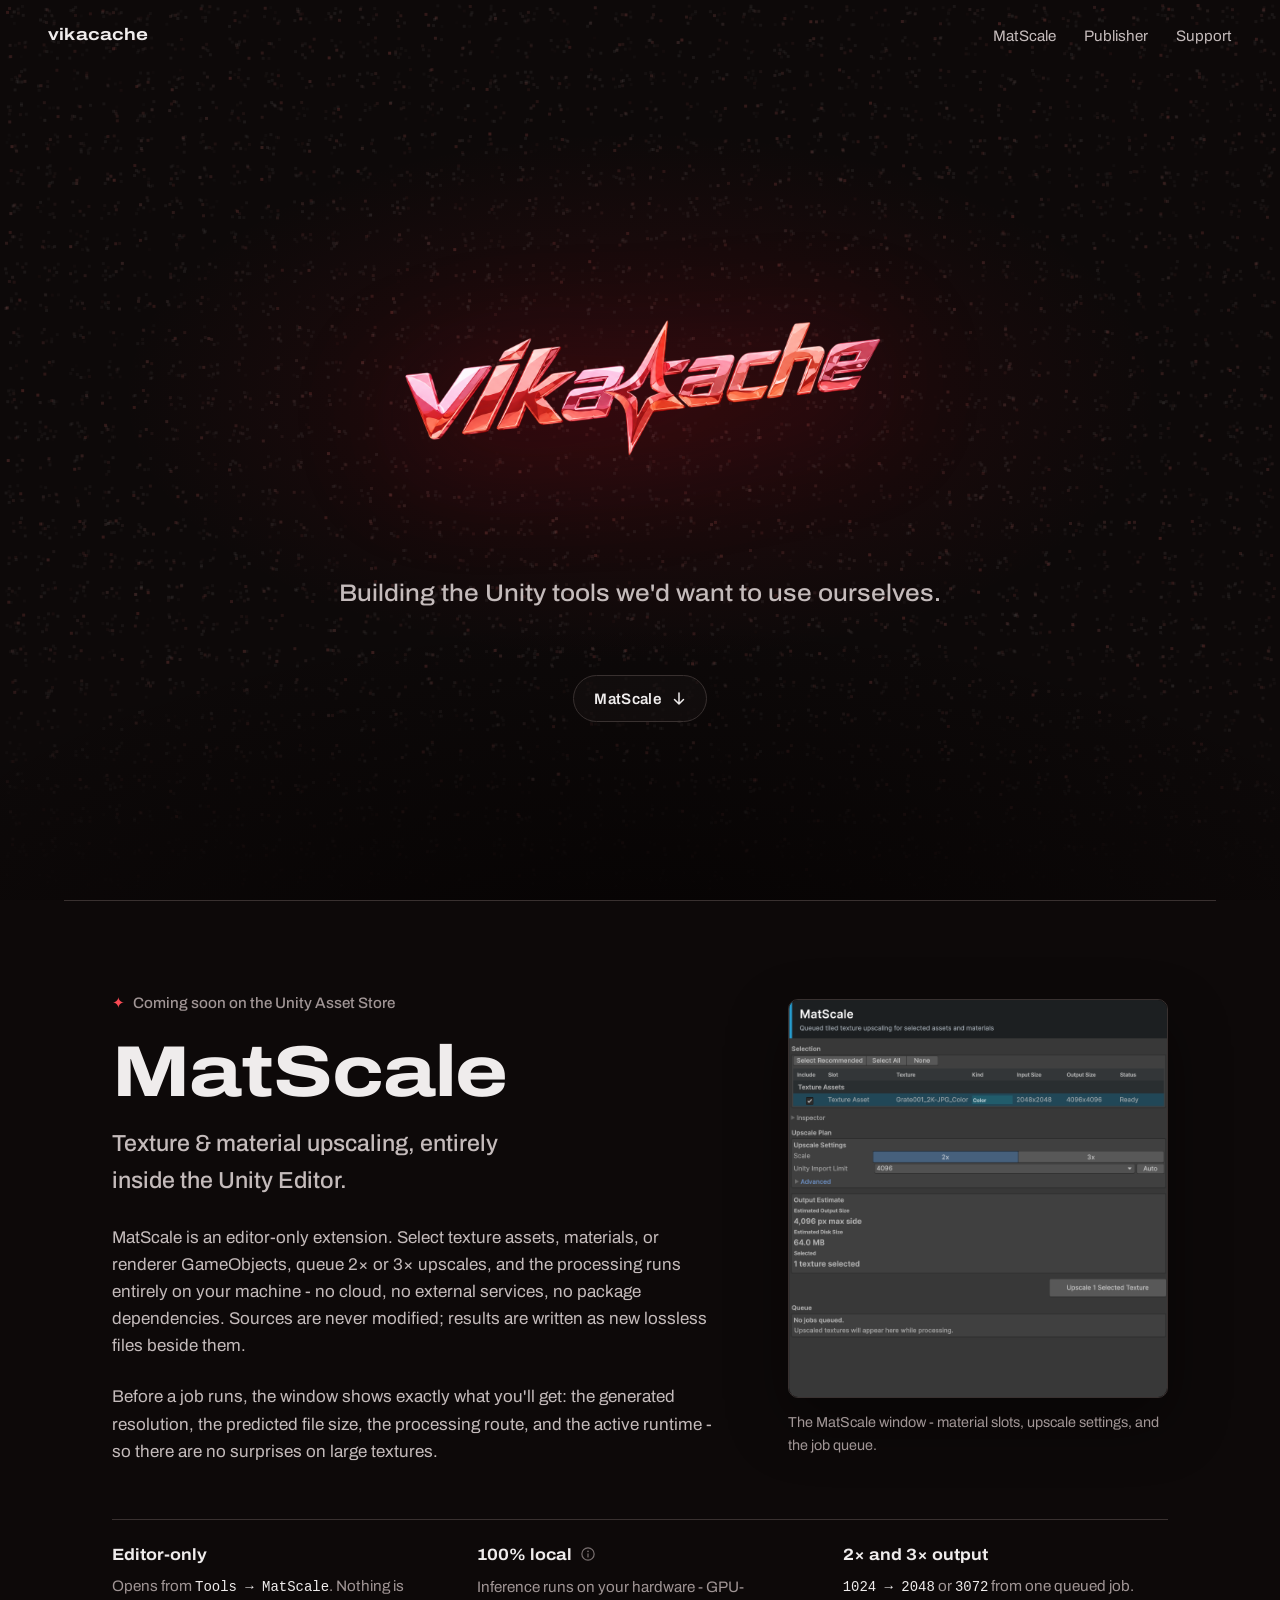
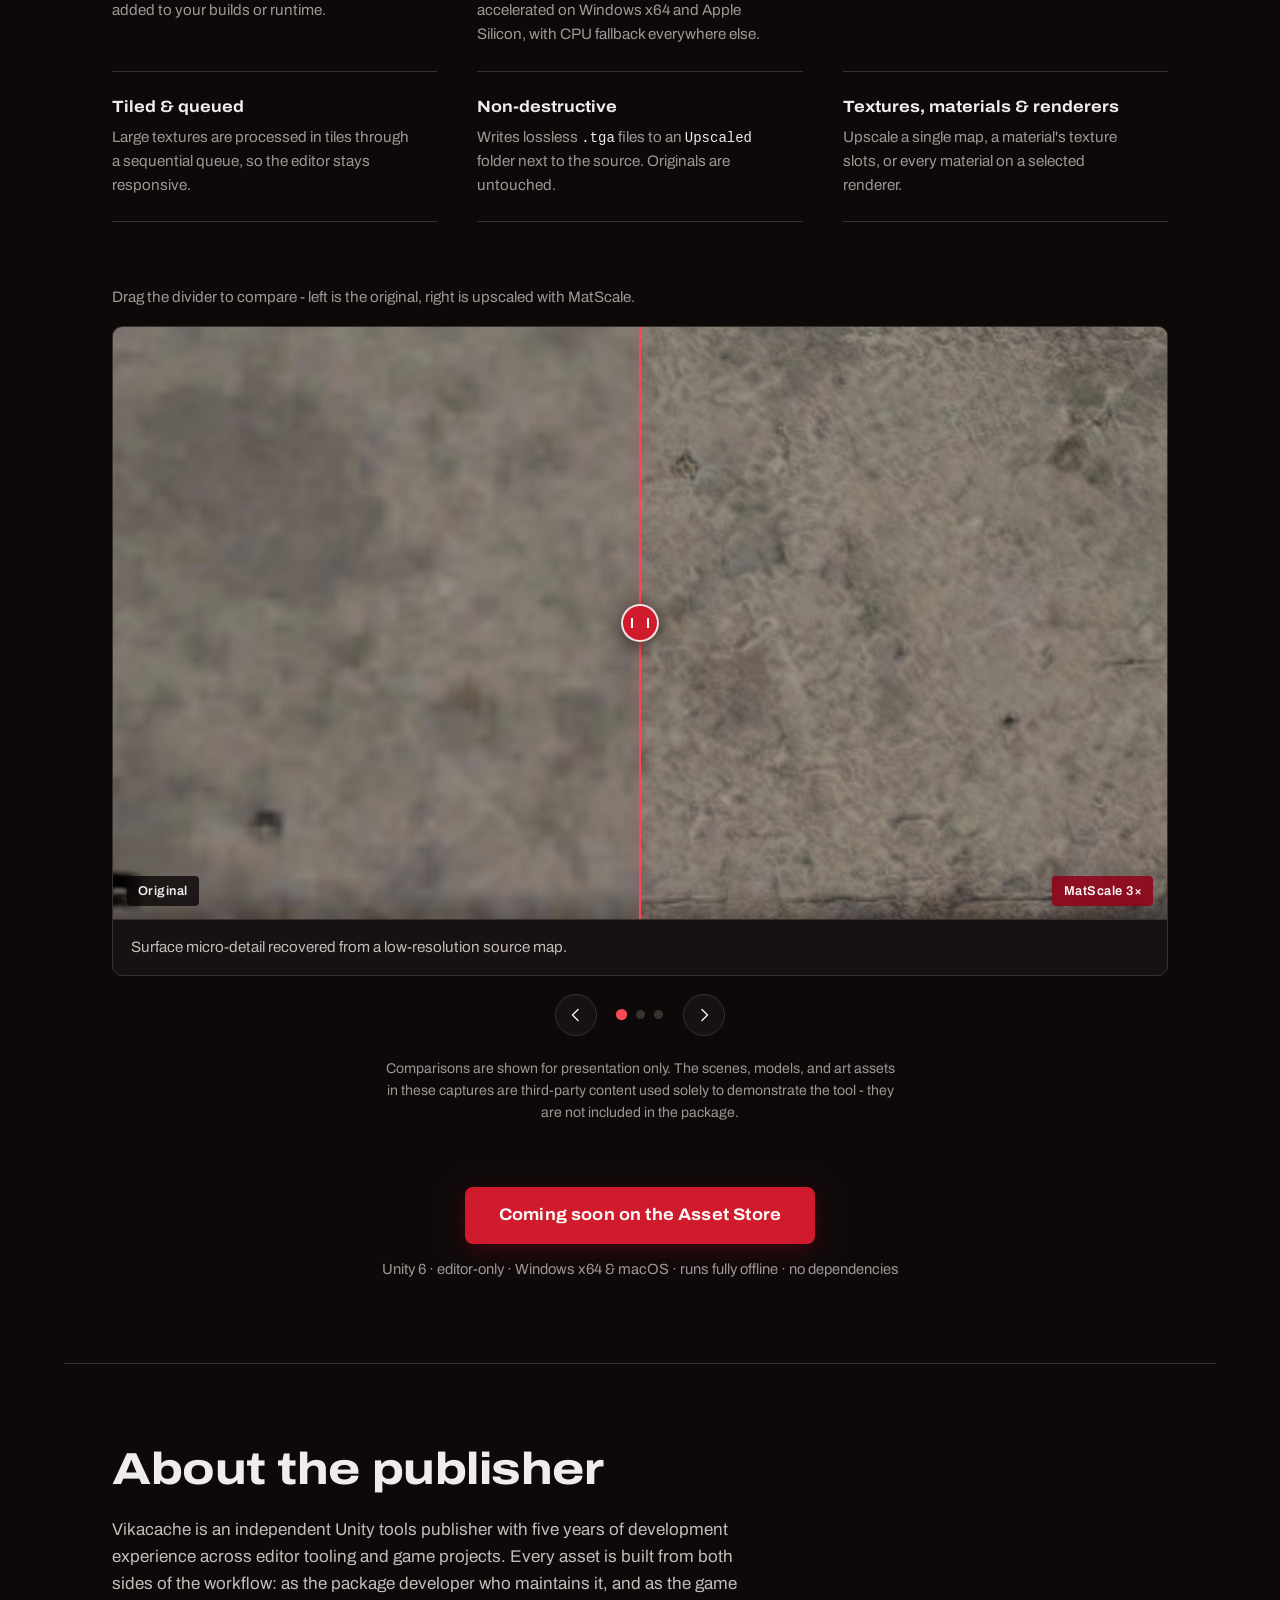
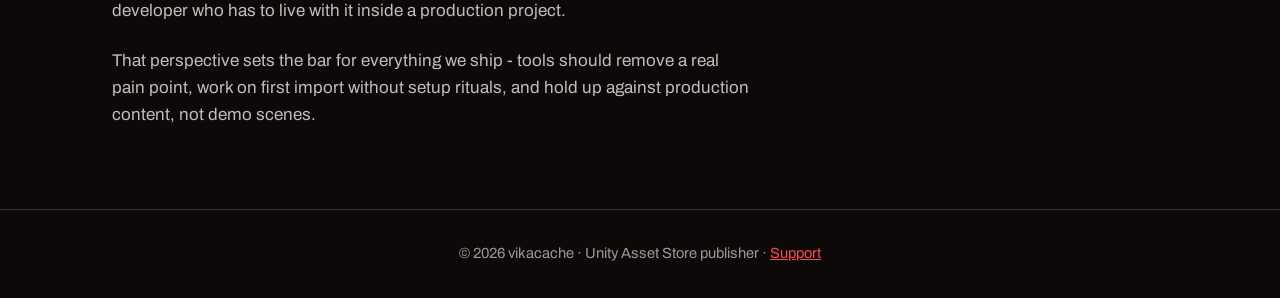
<file: index.html>
<!doctype html>
<html lang="en">
<head>
  <meta charset="utf-8">
  <meta name="viewport" content="width=device-width, initial-scale=1">
  <title>vikacache - Unity Asset Store publisher</title>
  <meta name="description" content="vikacache builds production-grade editor tools for Unity. MatScale: in-editor texture & material upscaling with local models - no cloud, no dependencies, up to 3× in one pass.">
  <link rel="icon" type="image/png" href="logo.png">
  <meta property="og:title" content="vikacache - Unity Asset Store publisher">
  <meta property="og:description" content="MatScale: in-editor texture & material upscaling with local models - no cloud, no dependencies, up to 3× in one pass.">
  <meta property="og:image" content="logo.png">
  <meta property="og:type" content="website">
  <link rel="preconnect" href="https://fonts.googleapis.com">
  <link rel="preconnect" href="https://fonts.gstatic.com" crossorigin>
  <link href="https://fonts.googleapis.com/css2?family=Archivo:ital,wdth,wght@0,100..125,400..800&display=swap" rel="stylesheet">
  <link rel="stylesheet" href="styles.css">
</head>
<body>

  <header class="site-header">
    <a class="brand" href="#top">vikacache</a>
    <nav aria-label="Site">
      <a href="#matscale">MatScale</a>
      <a href="#about">Publisher</a>
      <a href="contact.html">Support</a>
    </nav>
  </header>

  <main id="top">

    <!-- ======================= Hero ======================= -->
    <section class="hero">
      <h1 class="visually-hidden">vikacache - Unity Asset Store publisher</h1>
      <img class="hero-logo" src="logo.png" alt="vikacache logo" width="1536" height="1024" fetchpriority="high">
      <p class="hero-tagline">Building the Unity tools we'd want to use ourselves.</p>
      <a class="hero-cue" href="#matscale">
        <span>MatScale</span>
        <svg width="14" height="14" viewBox="0 0 14 14" fill="none" aria-hidden="true">
          <path d="M7 1v11M2.5 7.5 7 12l4.5-4.5" stroke="currentColor" stroke-width="1.5" stroke-linecap="round" stroke-linejoin="round"/>
        </svg>
      </a>
    </section>

    <!-- ====================== MatScale ===================== -->
    <section class="product" id="matscale" aria-labelledby="matscale-title">
      <div class="product-top">
        <div class="product-intro" data-reveal>
          <p class="product-kicker"><span class="star" aria-hidden="true">✦</span> <span data-launch-copy="kicker">Coming soon on the Unity Asset Store</span></p>
          <h2 id="matscale-title">MatScale</h2>
          <p class="product-lead">Texture &amp; material upscaling, entirely inside the&nbsp;Unity&nbsp;Editor.</p>
          <p class="product-body">
            MatScale is an editor-only extension. Select texture assets, materials, or renderer
            GameObjects, queue 2&times; or 3&times; upscales, and the processing runs entirely on
            your machine - no cloud, no external services, no package dependencies. Sources are
            never modified; results are written as new lossless files beside them.
          </p>
          <p class="product-body">
            Before a job runs, the window shows exactly what you'll get: the generated
            resolution, the predicted file size, the processing route, and the active runtime -
            so there are no surprises on large textures.
          </p>
        </div>
        <figure class="editor-shot" data-reveal>
          <img src="assets/matscale-editor-window.png"
               alt="The MatScale window in the Unity Editor: material texture slots with albedo and normal map selected, 3× scale and import settings with predicted output size, processing route and runtime, and the job queue"
               width="886" height="932" loading="lazy">
          <figcaption>The MatScale window - material slots, upscale settings, and the job queue.</figcaption>
        </figure>
      </div>

      <dl class="specs" data-reveal>
        <div class="spec">
          <dt>Editor-only</dt>
          <dd>Opens from <span class="mono">Tools → MatScale</span>. Nothing is added to your builds or runtime.</dd>
        </div>
        <div class="spec">
          <dt>100% local
            <span class="info">
              <button class="info-btn" type="button" aria-label="Bundled open-source components" aria-describedby="components-tip">
                <svg viewBox="0 0 16 16" fill="none" aria-hidden="true">
                  <circle cx="8" cy="8" r="7" stroke="currentColor" stroke-width="1.4"/>
                  <circle cx="8" cy="4.9" r="1" fill="currentColor"/>
                  <rect x="7.3" y="7" width="1.4" height="5" rx="0.7" fill="currentColor"/>
                </svg>
              </button>
              <span class="info-tip" id="components-tip" role="tooltip">
                Bundles open-source components: an upscaling model (CC&nbsp;BY&nbsp;4.0), ONNX&nbsp;Runtime (MIT) and DirectML.
                Full third-party notices ship inside the package.
              </span>
            </span>
          </dt>
          <dd>Inference runs on your hardware - GPU-accelerated on Windows x64 and Apple Silicon, with CPU fallback everywhere else.</dd>
        </div>
        <div class="spec">
          <dt>2&times; and 3&times; output</dt>
          <dd><span class="mono">1024 → 2048</span> or <span class="mono">3072</span> from one queued job.</dd>
        </div>
        <div class="spec">
          <dt>Tiled &amp; queued</dt>
          <dd>Large textures are processed in tiles through a sequential queue, so the editor stays responsive.</dd>
        </div>
        <div class="spec">
          <dt>Non-destructive</dt>
          <dd>Writes lossless <span class="mono">.tga</span> files to an <span class="mono">Upscaled</span> folder next to the source. Originals are untouched.</dd>
        </div>
        <div class="spec">
          <dt>Textures, materials &amp; renderers</dt>
          <dd>Upscale a single map, a material's texture slots, or every material on a selected renderer.</dd>
        </div>
      </dl>

      <!-- Before/after carousel -->
      <div class="carousel" data-reveal role="group" aria-roledescription="carousel" aria-label="MatScale before and after comparisons">
        <p class="carousel-hint" id="carousel-hint">Drag the divider to compare - left is the original, right is upscaled with MatScale.</p>

        <div class="carousel-viewport">
          <ul class="carousel-track">

            <li class="carousel-slide" aria-roledescription="slide" aria-label="1 of 3">
              <figure>
                <div class="compare" style="--pos: 50%">
                  <img class="compare-before" src="assets/recordings/matscale-surface-before.jpg" alt="Surface material before upscaling" width="2560" height="1440">
                  <div class="compare-after-clip" aria-hidden="true">
                    <img class="compare-after" src="assets/recordings/matscale-surface-after.jpg" alt="" width="2560" height="1440">
                  </div>
                  <div class="compare-divider" aria-hidden="true"><span class="compare-grip"></span></div>
                  <span class="compare-tag compare-tag-before" aria-hidden="true">Original</span>
                  <span class="compare-tag compare-tag-after" aria-hidden="true">MatScale 3&times;</span>
                  <input class="compare-range" type="range" min="0" max="100" value="50" step="0.1"
                         aria-label="Comparison divider - surface detail" aria-describedby="carousel-hint">
                </div>
                <figcaption>Surface micro-detail recovered from a low-resolution source map.</figcaption>
              </figure>
            </li>

            <li class="carousel-slide" aria-roledescription="slide" aria-label="2 of 3">
              <figure>
                <div class="compare" style="--pos: 50%">
                  <img class="compare-before" src="assets/recordings/matscale-stone-before.jpg" alt="Stone material before upscaling" width="2560" height="1440" loading="lazy">
                  <div class="compare-after-clip" aria-hidden="true">
                    <img class="compare-after" src="assets/recordings/matscale-stone-after.jpg" alt="" width="2560" height="1440" loading="lazy">
                  </div>
                  <div class="compare-divider" aria-hidden="true"><span class="compare-grip"></span></div>
                  <span class="compare-tag compare-tag-before" aria-hidden="true">Original</span>
                  <span class="compare-tag compare-tag-after" aria-hidden="true">MatScale 3&times;</span>
                  <input class="compare-range" type="range" min="0" max="100" value="50" step="0.1"
                         aria-label="Comparison divider - stone surfaces" aria-describedby="carousel-hint">
                </div>
                <figcaption>Stone and tiling under low light - grain sharpens, banding doesn't.</figcaption>
              </figure>
            </li>

            <li class="carousel-slide" aria-roledescription="slide" aria-label="3 of 3">
              <figure>
                <div class="compare" style="--pos: 50%">
                  <img class="compare-before" src="assets/recordings/matscale-body-before.jpg" alt="Aircraft fuselage material before upscaling" width="2560" height="1440" loading="lazy">
                  <div class="compare-after-clip" aria-hidden="true">
                    <img class="compare-after" src="assets/recordings/matscale-body-after.jpg" alt="" width="2560" height="1440" loading="lazy">
                  </div>
                  <div class="compare-divider" aria-hidden="true"><span class="compare-grip"></span></div>
                  <span class="compare-tag compare-tag-before" aria-hidden="true">Original</span>
                  <span class="compare-tag compare-tag-after" aria-hidden="true">MatScale 3&times;</span>
                  <input class="compare-range" type="range" min="0" max="100" value="50" step="0.1"
                         aria-label="Comparison divider - aircraft fuselage" aria-describedby="carousel-hint">
                </div>
                <figcaption>Painted metal fuselage - panel lines and rivets stay crisp at 3&times;.</figcaption>
              </figure>
            </li>

          </ul>
        </div>

        <div class="carousel-controls">
          <button class="carousel-btn" type="button" data-dir="-1" aria-label="Previous comparison">
            <svg width="16" height="16" viewBox="0 0 16 16" fill="none" aria-hidden="true">
              <path d="M10 2.5 4.5 8 10 13.5" stroke="currentColor" stroke-width="1.5" stroke-linecap="round" stroke-linejoin="round"/>
            </svg>
          </button>
          <div class="carousel-dots" role="tablist" aria-label="Choose comparison">
            <button type="button" role="tab" aria-selected="true" aria-label="Surface detail"></button>
            <button type="button" role="tab" aria-selected="false" aria-label="Stone surfaces"></button>
            <button type="button" role="tab" aria-selected="false" aria-label="Aircraft fuselage"></button>
          </div>
          <button class="carousel-btn" type="button" data-dir="1" aria-label="Next comparison">
            <svg width="16" height="16" viewBox="0 0 16 16" fill="none" aria-hidden="true">
              <path d="M6 2.5 11.5 8 6 13.5" stroke="currentColor" stroke-width="1.5" stroke-linecap="round" stroke-linejoin="round"/>
            </svg>
          </button>
        </div>

        <p class="carousel-note">
          Comparisons are shown for presentation only. The scenes, models, and art assets in these
          captures are third-party content used solely to demonstrate the tool - they are not
          included in the package.
        </p>
      </div>

      <div class="product-cta" data-reveal>
        <a class="btn-primary" data-launch-copy="cta" data-launch-cta data-available-href="https://assetstore.unity.com/" target="_blank" rel="noopener" aria-disabled="true" tabindex="-1">Coming soon on the Asset&nbsp;Store</a>
        <p class="cta-note">Unity 6 · editor-only · Windows x64 &amp; macOS · runs fully offline · no dependencies</p>
      </div>
    </section>

    <!-- ====================== Publisher ===================== -->
    <section class="about" id="about" aria-labelledby="about-title">
      <div class="about-intro" data-reveal>
        <h2 id="about-title">About the publisher</h2>
        <p class="about-body">
          Vikacache is an independent Unity tools publisher with five years of development
          experience across editor tooling and game projects. Every asset is built from both
          sides of the workflow: as the package developer who maintains it, and as the game
          developer who has to live with it inside a production project.
        </p>
        <p class="about-body">
          That perspective sets the bar for everything we ship - tools should remove a real
          pain point, work on first import without setup rituals, and hold up against
          production content, not demo scenes.
        </p>
      </div>
    </section>

  </main>

  <footer class="site-footer">
    <p>© 2026 vikacache · Unity Asset Store publisher · <a href="contact.html">Support</a></p>
  </footer>

  <script src="vendor/lenis.min.js" defer></script>
  <script src="main.js" defer></script>
</body>
</html>
</file>
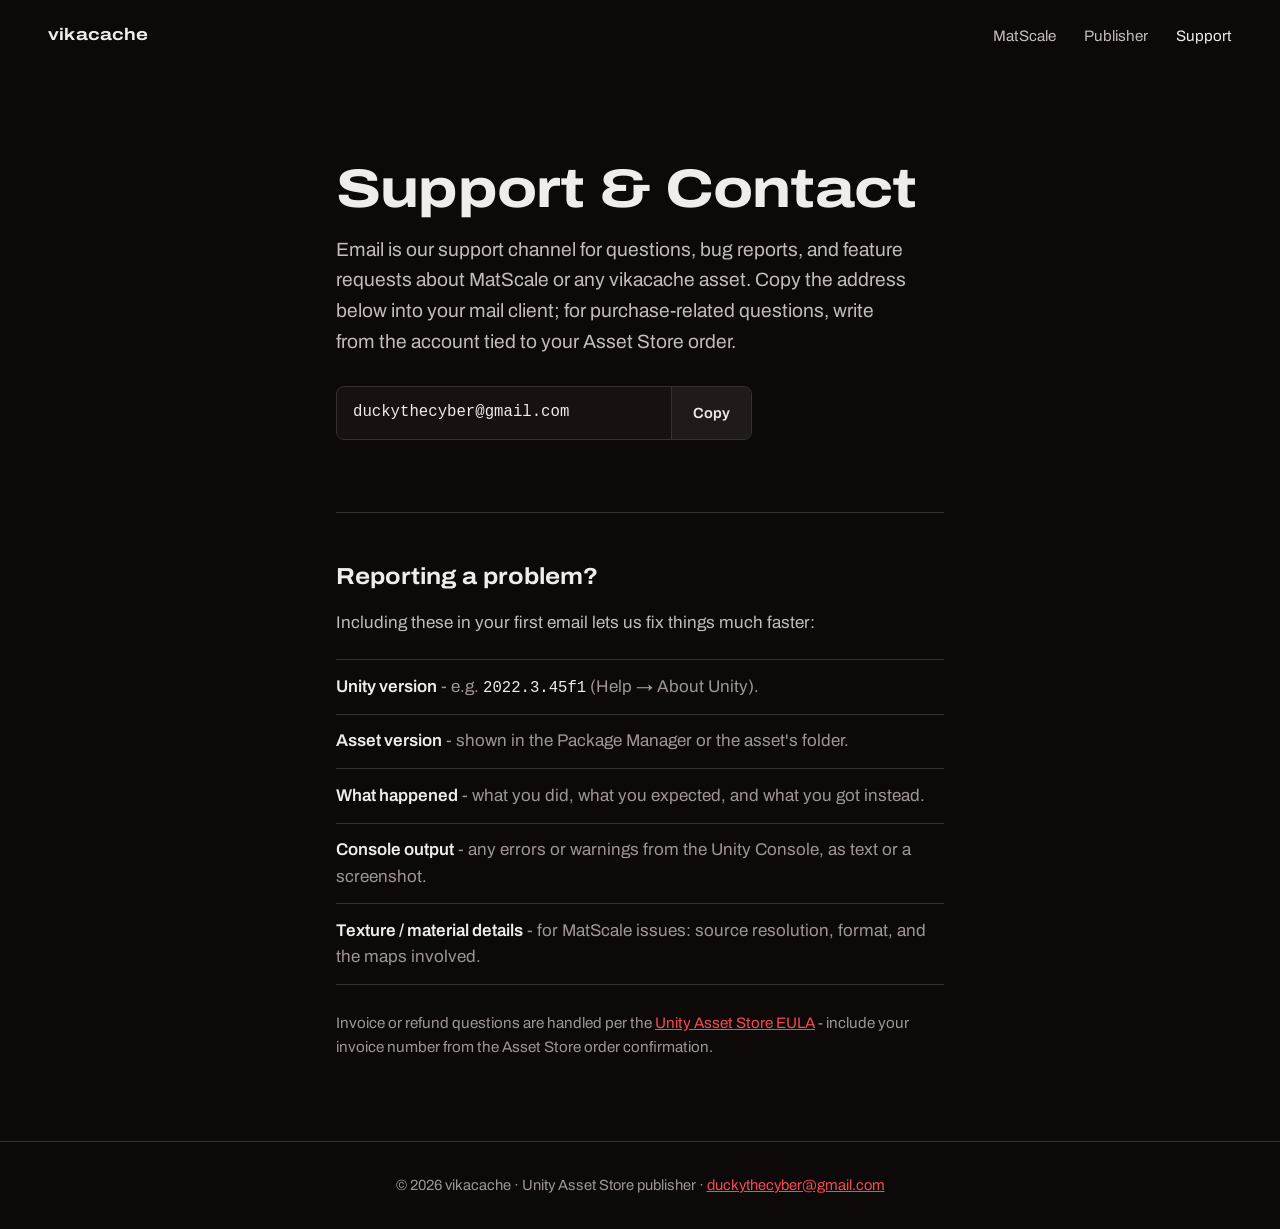
<file: contact.html>
<!doctype html>
<html lang="en">
<head>
  <meta charset="utf-8">
  <meta name="viewport" content="width=device-width, initial-scale=1">
  <title>Support & Contact - vikacache</title>
  <meta name="description" content="Customer support for vikacache assets, including MatScale. Reach us at duckythecyber@gmail.com.">
  <link rel="icon" type="image/png" href="logo.png">
  <link rel="preconnect" href="https://fonts.googleapis.com">
  <link rel="preconnect" href="https://fonts.gstatic.com" crossorigin>
  <link href="https://fonts.googleapis.com/css2?family=Archivo:ital,wdth,wght@0,100..125,400..800&display=swap" rel="stylesheet">
  <link rel="stylesheet" href="styles.css">
</head>
<body>

  <header class="site-header">
    <a class="brand" href="index.html">vikacache</a>
    <nav aria-label="Site">
      <a href="index.html#matscale">MatScale</a>
      <a href="index.html#about">Publisher</a>
      <a href="contact.html" aria-current="page">Support</a>
    </nav>
  </header>

  <main class="contact-page">

    <section class="contact-hero">
      <h1>Support &amp; Contact</h1>
      <p class="contact-lead">
        Email is our support channel for questions, bug reports, and feature requests about
        MatScale or any vikacache asset. Copy the address below into your mail client; for
        purchase-related questions, write from the account tied to your Asset Store order.
      </p>
      <div class="copy-field">
        <span class="copy-email" id="support-email">duckythecyber@gmail.com</span>
        <button class="copy-btn" type="button" data-copy="duckythecyber@gmail.com" aria-label="Copy support email address">Copy</button>
      </div>
    </section>

    <section class="contact-help" aria-labelledby="report-title">
      <h2 id="report-title">Reporting a problem?</h2>
      <p class="contact-body">Including these in your first email lets us fix things much faster:</p>
      <ul class="contact-list">
        <li><strong>Unity version</strong> - e.g. <span class="mono">2022.3.45f1</span> (Help → About Unity).</li>
        <li><strong>Asset version</strong> - shown in the Package Manager or the asset's folder.</li>
        <li><strong>What happened</strong> - what you did, what you expected, and what you got instead.</li>
        <li><strong>Console output</strong> - any errors or warnings from the Unity Console, as text or a screenshot.</li>
        <li><strong>Texture / material details</strong> - for MatScale issues: source resolution, format, and the maps involved.</li>
      </ul>
      <p class="contact-note">
        Invoice or refund questions are handled per the
        <a href="https://unity.com/legal/as-terms" target="_blank" rel="noopener">Unity Asset Store EULA</a> -
        include your invoice number from the Asset Store order confirmation.
      </p>
    </section>

  </main>

  <footer class="site-footer">
    <p>© 2026 vikacache · Unity Asset Store publisher · <a href="mailto:duckythecyber@gmail.com">duckythecyber@gmail.com</a></p>
  </footer>

  <script src="vendor/lenis.min.js" defer></script>
  <script src="main.js" defer></script>
</body>
</html>
</file>
<file: styles.css>
/* ============================================================
   vikacache - design tokens
   ============================================================ */
:root {
  /* Crimson anchor from logo core rgb(191,19,29) */
  --accent:        oklch(0.55 0.21 24);
  --accent-bright: oklch(0.66 0.21 22);  /* links / hot edges on dark */
  --accent-soft:   oklch(0.55 0.21 24 / 0.14);

  --bg:        oklch(0.145 0.008 20);
  --surface:   oklch(0.185 0.009 20);
  --surface-2: oklch(0.225 0.010 20);
  --line:      oklch(0.32 0.012 20);

  --ink:       oklch(0.945 0.004 20);
  --ink-soft:  oklch(0.80 0.010 20);
  --ink-faint: oklch(0.68 0.012 20);

  --font: "Archivo", system-ui, sans-serif;
  --mono: ui-monospace, "Cascadia Mono", Consolas, monospace;

  --ease-out: cubic-bezier(0.22, 1, 0.36, 1);

  /* z-scale */
  --z-compare-ui: 2;
  --z-compare-input: 3;
  --z-header: 10;
  --z-tooltip: 20;
}

/* ============================================================
   Base
   ============================================================ */
* { box-sizing: border-box; }

html { scroll-behavior: smooth; }

/* Lenis drives scrolling when active; native smooth would fight it */
html.lenis, html.lenis body { scroll-behavior: auto; }

body {
  margin: 0;
  background: var(--bg);
  color: var(--ink);
  font-family: var(--font);
  font-size: 1.0625rem;
  line-height: 1.6;
  -webkit-font-smoothing: antialiased;
}

img { display: block; max-width: 100%; height: auto; }

a { color: var(--accent-bright); }

h1, h2, h3 { text-wrap: balance; }

p { text-wrap: pretty; }

:focus-visible {
  outline: 2px solid var(--accent-bright);
  outline-offset: 3px;
  border-radius: 2px;
}

.visually-hidden {
  position: absolute;
  width: 1px; height: 1px;
  margin: -1px; padding: 0;
  overflow: hidden;
  clip-path: inset(50%);
  white-space: nowrap;
}

.mono {
  font-family: var(--mono);
  font-size: 0.92em;
  color: var(--ink);
}

/* ============================================================
   Header
   ============================================================ */
.site-header {
  position: absolute;
  inset: 0 0 auto 0;
  z-index: var(--z-header);
  display: flex;
  align-items: center;
  justify-content: space-between;
  padding: 1.4rem clamp(1.25rem, 4vw, 3rem);
}

.brand {
  font-weight: 700;
  font-variation-settings: "wdth" 118;
  letter-spacing: 0.01em;
  font-size: 1.05rem;
  color: var(--ink);
  text-decoration: none;
}

.site-header nav {
  display: flex;
  gap: 1.75rem;
}

.site-header nav a {
  color: var(--ink-soft);
  text-decoration: none;
  font-size: 0.95rem;
  transition: color 160ms var(--ease-out);
}

.site-header nav a:hover { color: var(--ink); }

/* ============================================================
   Hero
   ============================================================ */
.hero {
  min-height: 100svh;
  display: flex;
  flex-direction: column;
  align-items: center;
  justify-content: center;
  text-align: center;
  padding: 5rem clamp(1.25rem, 5vw, 3rem) 4rem;
  position: relative;
  overflow: hidden;
}

/* Quiet crimson atmosphere behind the logo */
.hero::before {
  content: "";
  position: absolute;
  inset: 0;
  background:
    radial-gradient(58% 42% at 50% 44%, oklch(0.55 0.21 24 / 0.13), transparent 70%),
    radial-gradient(110% 70% at 50% 110%, oklch(0.10 0.01 20), transparent 60%);
  pointer-events: none;
}

.hero > * { position: relative; }

/* Scroll parallax: content recedes at staggered depths (driven by --scroll-y).
   `translate` composes with the hero-rise transform animation. */
.hero .hero-logo    { translate: 0 calc(var(--scroll-y, 0) * 0.20px); }
.hero .hero-tagline { translate: 0 calc(var(--scroll-y, 0) * 0.13px); }
.hero .hero-cue     { translate: 0 calc(var(--scroll-y, 0) * 0.07px); }

/* Interactive dither-grid backdrop (canvas injected by main.js) */
.hero > .hero-canvas {
  position: absolute;
  inset: 0;
  pointer-events: none;
  opacity: 0.6;
  /* fade out toward the bottom so the grid dissolves into the next section */
  -webkit-mask-image: linear-gradient(to bottom, black 0%, black 72%, transparent 100%);
  mask-image: linear-gradient(to bottom, black 0%, black 72%, transparent 100%);
}

.hero-logo {
  width: min(560px, 82vw);
  height: auto;
  filter: drop-shadow(0 18px 60px oklch(0.45 0.2 24 / 0.35));
  animation: hero-rise 900ms var(--ease-out) both;
}

.hero-tagline {
  margin: 0.5rem 0 0;
  font-size: clamp(1.15rem, 2.6vw, 1.5rem);
  font-weight: 500;
  font-variation-settings: "wdth" 108;
  color: var(--ink-soft);
  animation: hero-rise 900ms var(--ease-out) 120ms both;
}

.hero-cue {
  margin-top: clamp(2.5rem, 7vh, 4.5rem);
  display: inline-flex;
  align-items: center;
  gap: 0.6rem;
  padding: 0.65rem 1.3rem;
  border: 1px solid var(--line);
  border-radius: 999px;
  color: var(--ink);
  text-decoration: none;
  font-size: 0.95rem;
  font-weight: 600;
  letter-spacing: 0.02em;
  background: oklch(0.185 0.009 20 / 0.6);
  transition: border-color 180ms var(--ease-out), background 180ms var(--ease-out);
  animation: hero-rise 900ms var(--ease-out) 240ms both;
}

.hero-cue:hover {
  border-color: var(--accent-bright);
  background: var(--accent-soft);
}

.hero-cue svg { transition: transform 180ms var(--ease-out); }
.hero-cue:hover svg { transform: translateY(2px); }

@keyframes hero-rise {
  from { opacity: 0; transform: translateY(14px); }
  to   { opacity: 1; transform: none; }
}

/* ============================================================
   MatScale product section
   ============================================================ */
.product {
  max-width: 72rem;
  margin: 0 auto;
  padding: clamp(4rem, 10vh, 7rem) clamp(1.25rem, 4vw, 3rem) clamp(4rem, 9vh, 6rem);
  border-top: 1px solid var(--line);
}

.product-top {
  display: grid;
  grid-template-columns: 1fr;
  gap: clamp(2.5rem, 5vw, 4rem);
  align-items: center;
}

@media (min-width: 920px) {
  .product-top {
    grid-template-columns: minmax(0, 1fr) minmax(300px, 380px);
  }
}

.product-intro { max-width: 46rem; }

.editor-shot {
  margin: 0;
  max-width: 26rem;
}

.editor-shot img {
  width: 100%;
  height: auto;
  border: 1px solid var(--line);
  border-radius: 10px;
  background: var(--surface);
  box-shadow: 0 24px 60px oklch(0 0 0 / 0.4);
}

.editor-shot figcaption {
  margin-top: 0.8rem;
  font-size: 0.9rem;
  color: var(--ink-faint);
}

.product-kicker {
  margin: 0 0 1.25rem;
  font-size: 0.95rem;
  font-weight: 500;
  color: var(--ink-faint);
}

.product-kicker .star {
  color: var(--accent-bright);
  margin-right: 0.35rem;
}

.product h2 {
  margin: 0;
  font-size: clamp(2.6rem, 7vw, 4.5rem);
  font-weight: 750;
  font-variation-settings: "wdth" 120;
  letter-spacing: -0.015em;
  line-height: 1.05;
}

.product-lead {
  margin: 0.9rem 0 0;
  font-size: clamp(1.2rem, 2.4vw, 1.45rem);
  font-weight: 500;
  color: var(--ink-soft);
  max-width: 34ch;
}

.product-body {
  margin: 1.5rem 0 0;
  color: var(--ink-soft);
  max-width: 62ch;
}

/* ---- Spec rows ---- */
.specs {
  margin: clamp(2.5rem, 6vh, 4rem) 0 0;
  display: grid;
  grid-template-columns: 1fr;
  border-top: 1px solid var(--line);
}

.spec {
  padding: 1.4rem 1.5rem 1.5rem 0;
  border-bottom: 1px solid var(--line);
}

.spec dt {
  font-weight: 700;
  font-variation-settings: "wdth" 110;
  font-size: 1.02rem;
  margin-bottom: 0.4rem;
}

.spec dd {
  margin: 0;
  color: var(--ink-faint);
  font-size: 0.95rem;
  line-height: 1.55;
}

@media (min-width: 600px) {
  .specs { grid-template-columns: 1fr 1fr; column-gap: 2.5rem; }
}

@media (min-width: 1060px) {
  .specs { grid-template-columns: repeat(3, 1fr); column-gap: 2.5rem; }
}

/* ---- Info tooltip (open-source components) ---- */
.info {
  position: relative;
  display: inline-block;
  margin-left: 0.3rem;
  vertical-align: -1px;
}

.info-btn {
  display: inline-grid;
  place-items: center;
  width: 20px;
  height: 20px;
  margin: -3px;
  padding: 0;
  border: none;
  border-radius: 50%;
  background: transparent;
  color: oklch(0.55 0.012 20);
  cursor: help;
  transition: color 160ms var(--ease-out);
}

.info-btn svg {
  width: 14px;
  height: 14px;
  display: block;
}

.info-btn:hover,
.info-btn:focus-visible {
  color: var(--accent-bright);
}

.info-tip {
  position: absolute;
  bottom: calc(100% + 10px);
  left: 50%;
  transform: translateX(-50%);
  z-index: var(--z-tooltip);
  width: min(290px, 78vw);
  padding: 0.75rem 0.9rem;
  border-radius: 8px;
  border: 1px solid var(--line);
  background: var(--surface-2);
  color: var(--ink-soft);
  font-weight: 400;
  font-size: 0.85rem;
  line-height: 1.5;
  text-align: left;
  box-shadow: 0 10px 30px oklch(0 0 0 / 0.45);
  opacity: 0;
  visibility: hidden;
  transition: opacity 160ms var(--ease-out);
}

.info:hover .info-tip,
.info:focus-within .info-tip {
  opacity: 1;
  visibility: visible;
}

/* ============================================================
   Carousel
   ============================================================ */
.carousel { margin-top: clamp(3rem, 7vh, 5rem); }

.carousel-hint {
  margin: 0 0 1rem;
  color: var(--ink-faint);
  font-size: 0.95rem;
}

.carousel-viewport {
  overflow: hidden;
  border-radius: 10px;
  border: 1px solid var(--line);
  background: var(--surface);
}

.carousel-track {
  list-style: none;
  margin: 0;
  padding: 0;
  display: flex;
  transition: transform 480ms var(--ease-out);
}

.carousel-slide { flex: 0 0 100%; min-width: 0; }

.carousel-slide figure { margin: 0; }

.carousel-slide figcaption {
  padding: 0.9rem 1.1rem 1rem;
  font-size: 0.95rem;
  color: var(--ink-soft);
  border-top: 1px solid var(--line);
}

/* ---- Before/after compare ---- */
.compare {
  position: relative;
  aspect-ratio: 16 / 9;
  overflow: hidden;
  user-select: none;
}

.compare img {
  position: absolute;
  inset: 0;
  width: 100%;
  height: 100%;
  object-fit: cover;
}

.compare-after-clip {
  position: absolute;
  inset: 0;
  clip-path: inset(0 0 0 var(--pos));
}

.compare-divider {
  position: absolute;
  top: 0;
  bottom: 0;
  left: var(--pos);
  width: 2px;
  margin-left: -1px;
  background: var(--accent-bright);
  box-shadow: 0 0 12px oklch(0.55 0.21 24 / 0.55);
  z-index: var(--z-compare-ui);
}

.compare-grip {
  position: absolute;
  top: 50%;
  left: 50%;
  translate: -50% -50%;
  width: 38px;
  height: 38px;
  border-radius: 50%;
  background: var(--accent);
  border: 2px solid oklch(0.98 0 0 / 0.9);
  box-shadow: 0 4px 16px oklch(0 0 0 / 0.45);
  display: grid;
  place-items: center;
}

/* double-bar grip mark */
.compare-grip::before {
  content: "";
  width: 14px;
  height: 10px;
  border-left: 2px solid white;
  border-right: 2px solid white;
}

.compare-tag {
  position: absolute;
  bottom: 0.85rem;
  z-index: var(--z-compare-ui);
  padding: 0.28rem 0.7rem;
  border-radius: 4px;
  font-size: 0.8rem;
  font-weight: 600;
  letter-spacing: 0.04em;
  background: oklch(0.13 0.008 20 / 0.78);
  color: var(--ink);
  backdrop-filter: blur(4px);
}

.compare-tag-before { left: 0.85rem; }

.compare-tag-after {
  right: 0.85rem;
  background: oklch(0.42 0.17 24 / 0.85);
  color: oklch(0.98 0.005 20);
}

/* Full-surface range input drives the divider */
.compare-range {
  position: absolute;
  inset: 0;
  z-index: var(--z-compare-input);
  width: 100%;
  height: 100%;
  margin: 0;
  opacity: 0;
  cursor: ew-resize;
  touch-action: pan-y;
  -webkit-appearance: none;
  appearance: none;
}

.compare-range::-webkit-slider-thumb {
  -webkit-appearance: none;
  width: 44px;
  height: 100%;
}

.compare-range::-moz-range-thumb {
  width: 44px;
  height: 100%;
  border: none;
}

/* visible focus ring on the whole compare when keyboard-focused */
.compare:has(.compare-range:focus-visible) {
  outline: 2px solid var(--accent-bright);
  outline-offset: -2px;
}

/* ---- Controls ---- */
.carousel-controls {
  display: flex;
  align-items: center;
  justify-content: center;
  gap: 1.25rem;
  margin-top: 1.1rem;
}

.carousel-btn {
  display: grid;
  place-items: center;
  width: 42px;
  height: 42px;
  border-radius: 50%;
  border: 1px solid var(--line);
  background: var(--surface);
  color: var(--ink);
  cursor: pointer;
  transition: border-color 160ms var(--ease-out), background 160ms var(--ease-out);
}

.carousel-btn:hover {
  border-color: var(--accent-bright);
  background: var(--accent-soft);
}

.carousel-dots {
  display: flex;
  gap: 0.6rem;
}

.carousel-dots button {
  width: 9px;
  height: 9px;
  padding: 0;
  border-radius: 50%;
  border: none;
  background: var(--line);
  cursor: pointer;
  transition: background 160ms var(--ease-out), transform 160ms var(--ease-out);
}

.carousel-dots button[aria-selected="true"] {
  background: var(--accent-bright);
  transform: scale(1.25);
}

.carousel-note {
  margin: 1.4rem auto 0;
  max-width: 64ch;
  text-align: center;
  color: var(--ink-faint);
  font-size: 0.88rem;
  line-height: 1.55;
}

/* ============================================================
   CTA
   ============================================================ */
.product-cta {
  margin-top: clamp(3rem, 7vh, 4.5rem);
  text-align: center;
}

.btn-primary {
  display: inline-block;
  padding: 0.95rem 2.1rem;
  border-radius: 8px;
  background: var(--accent);
  color: oklch(0.98 0.005 20);
  text-decoration: none;
  font-weight: 700;
  font-size: 1.05rem;
  font-variation-settings: "wdth" 108;
  letter-spacing: 0.01em;
  box-shadow: 0 6px 24px oklch(0.45 0.2 24 / 0.3);
  transition: background 180ms var(--ease-out), transform 180ms var(--ease-out), box-shadow 180ms var(--ease-out);
}

.btn-primary:hover {
  background: var(--accent-bright);
  transform: translateY(-1px);
  box-shadow: 0 10px 30px oklch(0.5 0.21 24 / 0.4);
}

.btn-primary[aria-disabled="true"] {
  pointer-events: none;
}

.cta-note {
  margin: 0.9rem 0 0;
  color: var(--ink-faint);
  font-size: 0.92rem;
}

/* ============================================================
   About the publisher
   ============================================================ */
.about {
  max-width: 72rem;
  margin: 0 auto;
  padding: clamp(4rem, 9vh, 6rem) clamp(1.25rem, 4vw, 3rem);
  border-top: 1px solid var(--line);
}

.about h2 {
  margin: 0;
  font-size: clamp(1.9rem, 4.5vw, 2.8rem);
  font-weight: 750;
  font-variation-settings: "wdth" 118;
  letter-spacing: -0.01em;
  line-height: 1.08;
}

.about-body {
  margin: 1.4rem 0 0;
  color: var(--ink-soft);
  max-width: 64ch;
}

.skills {
  margin: clamp(2.25rem, 5vh, 3.5rem) 0 0;
  display: grid;
  grid-template-columns: 1fr;
  border-top: 1px solid var(--line);
}

.skill {
  padding: 1.4rem 1.5rem 1.5rem 0;
  border-bottom: 1px solid var(--line);
}

.skill dt {
  font-weight: 700;
  font-variation-settings: "wdth" 110;
  font-size: 1.02rem;
  margin-bottom: 0.4rem;
}

.skill dd {
  margin: 0;
  color: var(--ink-faint);
  font-size: 0.95rem;
  line-height: 1.55;
}

@media (min-width: 600px) {
  .skills { grid-template-columns: 1fr 1fr; column-gap: 2.5rem; }
}

/* ============================================================
   Contact page
   ============================================================ */
.contact-page {
  max-width: 44rem;
  margin: 0 auto;
  padding: clamp(7rem, 18vh, 10rem) clamp(1.25rem, 4vw, 3rem) clamp(4rem, 9vh, 6rem);
}

.contact-hero h1 {
  margin: 0;
  font-size: clamp(2.2rem, 6vw, 3.4rem);
  font-weight: 750;
  font-variation-settings: "wdth" 120;
  letter-spacing: -0.015em;
  line-height: 1.05;
}

.contact-lead {
  margin: 1.1rem 0 0;
  font-size: clamp(1.05rem, 2vw, 1.2rem);
  color: var(--ink-soft);
  max-width: 52ch;
}

/* ---- Email copy field ---- */
.copy-field {
  margin-top: 1.75rem;
  display: flex;
  align-items: stretch;
  max-width: 26rem;
  border: 1px solid var(--line);
  border-radius: 8px;
  background: var(--surface);
  overflow: hidden;
}

.copy-email {
  flex: 1;
  min-width: 0;
  padding: 0.85rem 1rem;
  font-family: var(--mono);
  font-size: 0.98rem;
  color: var(--ink);
  white-space: nowrap;
  overflow-x: auto;
  user-select: all;
}

.copy-btn {
  flex: none;
  padding: 0 1.3rem;
  border: none;
  border-left: 1px solid var(--line);
  background: var(--surface-2);
  color: var(--ink);
  font-family: var(--font);
  font-size: 0.92rem;
  font-weight: 600;
  cursor: pointer;
  transition: background 160ms var(--ease-out), color 160ms var(--ease-out);
}

.copy-btn:hover {
  background: var(--accent-soft);
  color: var(--ink);
}

.copy-btn.is-copied {
  background: var(--accent);
  color: oklch(0.98 0.005 20);
}

.contact-help {
  margin-top: clamp(3.5rem, 8vh, 5rem);
  padding-top: clamp(2rem, 5vh, 3rem);
  border-top: 1px solid var(--line);
}

.contact-help h2 {
  margin: 0;
  font-size: 1.45rem;
  font-weight: 700;
  font-variation-settings: "wdth" 110;
}

.contact-body {
  margin: 0.9rem 0 0;
  color: var(--ink-soft);
}

.contact-list {
  margin: 1.4rem 0 0;
  padding: 0;
  list-style: none;
}

.contact-list li {
  padding: 0.85rem 0;
  border-bottom: 1px solid var(--line);
  color: var(--ink-faint);
  line-height: 1.55;
}

.contact-list li:first-child { border-top: 1px solid var(--line); }

.contact-list strong { color: var(--ink); font-weight: 600; }

.contact-note {
  margin: 1.6rem 0 0;
  color: var(--ink-faint);
  font-size: 0.95rem;
}

.site-header nav a[aria-current="page"] { color: var(--ink); }

/* ============================================================
   Footer
   ============================================================ */
.site-footer {
  border-top: 1px solid var(--line);
  padding: 2rem clamp(1.25rem, 4vw, 3rem);
  text-align: center;
  color: var(--ink-faint);
  font-size: 0.92rem;
}

.site-footer p { margin: 0; }

/* ============================================================
   Scroll reveal (JS adds .is-armed, IO adds .is-in)
   Content is fully visible without JS.
   ============================================================ */
[data-reveal].is-armed {
  opacity: 0;
  transform: translateY(18px);
  transition: opacity 700ms var(--ease-out), transform 700ms var(--ease-out);
}

[data-reveal].is-armed.is-in {
  opacity: 1;
  transform: none;
}

/* ============================================================
   Reduced motion
   ============================================================ */
@media (prefers-reduced-motion: reduce) {
  html { scroll-behavior: auto; }

  .hero-logo,
  .hero-tagline,
  .hero-cue { animation: none; }

  .carousel-track { transition: none; }

  [data-reveal].is-armed {
    opacity: 1;
    transform: none;
    transition: none;
  }

  .hero-cue svg,
  .btn-primary,
  .info-tip,
  .copy-btn { transition: none; }
}

/* ============================================================
   Small screens
   ============================================================ */
@media (max-width: 560px) {
  .site-header nav { gap: 1.1rem; }

  .info-tip {
    left: -90px;
    transform: none;
    width: min(270px, 80vw);
  }

  .spec { padding-right: 0; }

  .compare-grip { width: 34px; height: 34px; }

  .compare-tag { bottom: 0.6rem; font-size: 0.72rem; }
}
</file>
